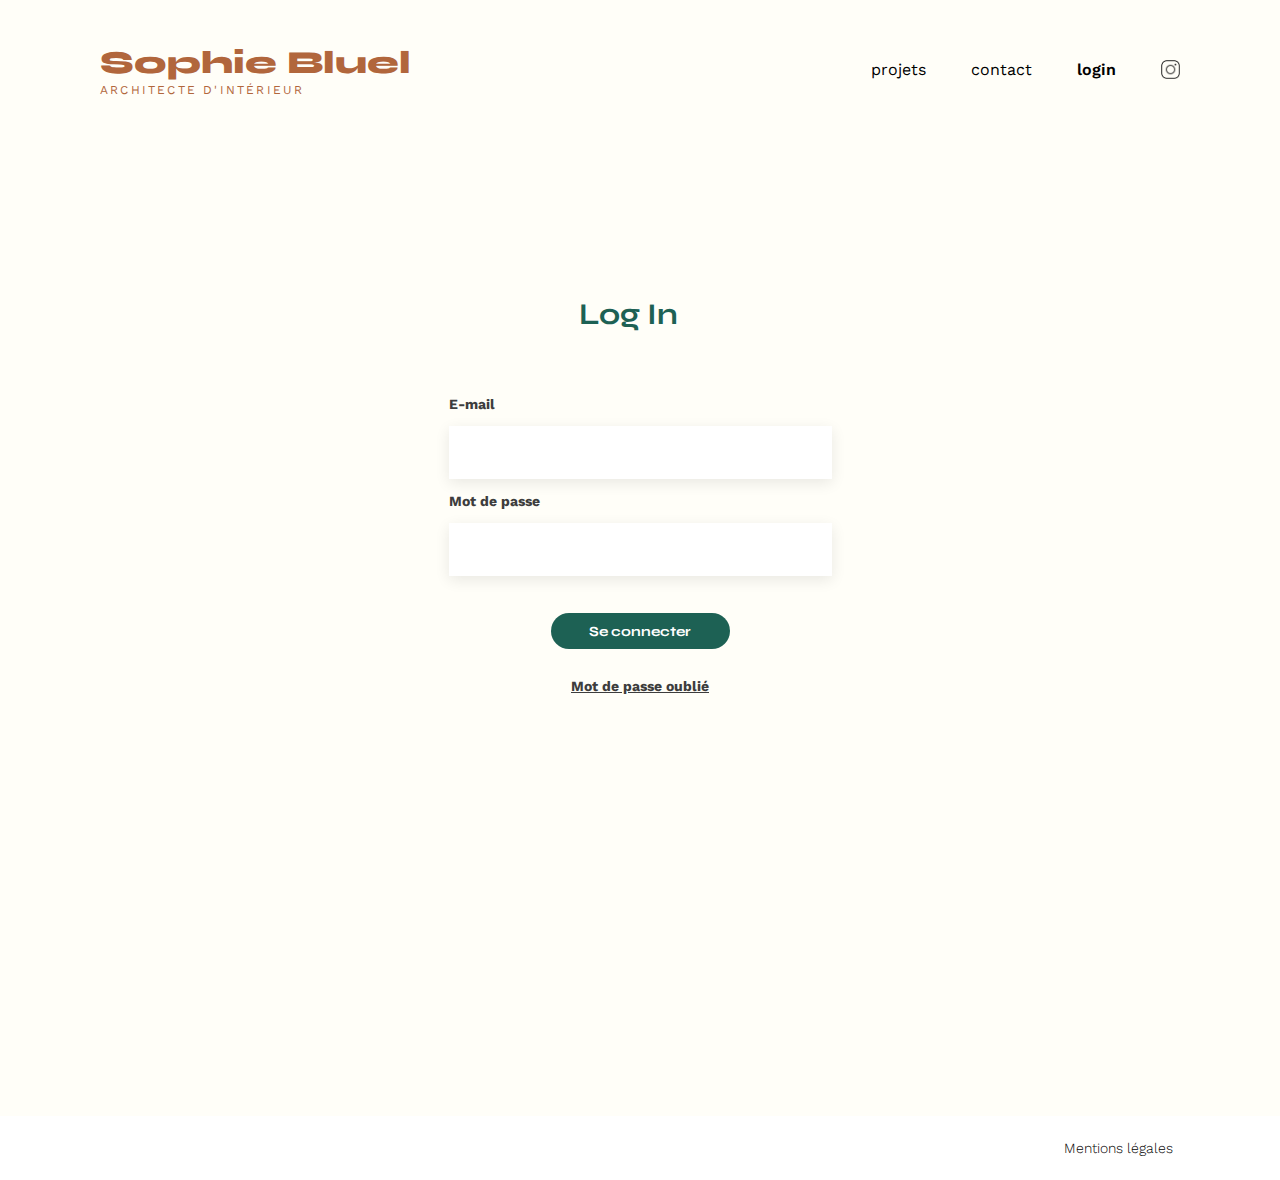
<file: FrontEnd/login.html>
<!DOCTYPE html>
<html lang="fr">
<head>
	<meta charset="UTF-8">
	<title>Sophie Bluel - Architecte d'intérieur</title>
	<meta name="viewport" content="width=device-width, initial-scale=1.0">
	<link rel="preconnect" href="https://fonts.googleapis.com">
	<link rel="preconnect" href="https://fonts.gstatic.com" crossorigin>
	<link href="https://fonts.googleapis.com/css2?family=Syne:wght@700;800&family=Work+Sans&display=swap" rel="stylesheet">
	<meta name="description" content="">
	<link rel="stylesheet" href="./assets/login.css">
</head>
<body>
<header>
    <div class="header"> 
        <div class="title">
            <h1> Sophie Bluel </h1>
            <p> Architecte d'intérieur </p>
        </div>
        <nav>
            <a> projets </a>
            <a> contact </a>
            <a class="login"> login </a>
            <img src="./assets/icons/instagram.png"/>
        </nav>
    </div>
</header>
<main>
    <div>
        <h2> Log In</h2>
        <form method="get" name="form" id="form">
            <h3 class="name"> E-mail </h3>
            <label for="e-mail"></label>
            <input type="email" name="e-mail" id="e-mail">
            <h3 class="name"> Mot de passe </h3>
            <label for="password"></label>
            <input type="text" name="password" id="password">
            <button id="button" type="submit" value="connexion"> Se connecter </button>
            <h3 class="forget"> Mot de passe oublié </h3>
        </form>
    </div>
    </main>
 <script src="./assets/login.js"> </script>
</body>
 <footer>
    <a> Mentions légales </a>
 </footer>
</file>
<file: FrontEnd/assets/login.css>
@import url('https://fonts.googleapis.com/css2?family=Syne&family=Work+Sans&display=swap');

* {
    font-family: "syne", sans-serif;
}

body,h1,p {
    margin: 0%;

}

h1, p {
    color: #B1663C;
}

h1 {
    font-weight: 800;
    margin-top: 50px;
    size: 22px;
    line-height: 26.4px;
}

.header {
    display: flex;
    justify-content: space-between;
    margin-bottom: 200px;
}

body {
    background-color: #FFFEF8;
}

p {
    font-family: 'Work Sans';
    font-weight: 400;
    font-size: 12px;
    line-height: 12px;
    letter-spacing: 2.2px;
    text-transform: uppercase;
}

.login {
    font-weight: 600;
    font-size: 16px;
    line-height: 19px;
}

.grey {
    background: #FFFEF8;
}

.title {
    display: flex;
    flex-direction: column;
    margin-left: 100px;
    gap: 8px;
}

nav {
    display: flex;
    margin-right: 100px;
    margin-top: 60px;
    gap: 45px;
}

a {
    font-family: 'Work Sans';
    font-weight: 400;
    font-size: 16px;
    line-height: 19px;
}

img {
    width: 19.36px;
    height: 19.36px;
}

main {
    display: flex;
    flex-direction: column;
    align-items: center;
    height: 820px;
}

h2 {
    margin: 0 0 50px 130px;
    font-weight: 700;
    font-size: 30px;
    line-height: 36px;
    color: #1D6154;
}

h3 {
    font-family: 'Work Sans';
    font-weight: 700;
    font-size: 14px;
    line-height: 16px;
    color: #3D3D3D;
}

form {
    display: flex;
    flex-direction: column;
    align-items: center;
}

.name {
    display: flex;
    align-self: flex-start;
}

input {
    width: 379px;
    height: 51px;
    box-shadow: 0px 4px 14px rgba(0, 0, 0, 0.09);
    border-style: none;
}

.password {
    margin-top: 30px;
}

.forget {
    text-decoration: underline;
    color: #3D3D3D;;
}

button {
    margin: 37px 0 15px 0;
    width: 179px;
    height: 36px;
    background: #1D6154;
    border-radius: 60px;
    font-weight: 700;
    font-size: 14px;
    line-height: 17px;
    text-align: center;
    color: #FFFFFF;
    border-style: none;
}

footer {
    display: flex;
    padding: 24px 107px 0 0;
    justify-content: flex-end;
    background-color: white;
    height: 40px;
}

footer a {
    font-family: 'Work Sans';
    font-weight: 300;
    font-size: 14px;
    line-height: 16px;
}
</file>
